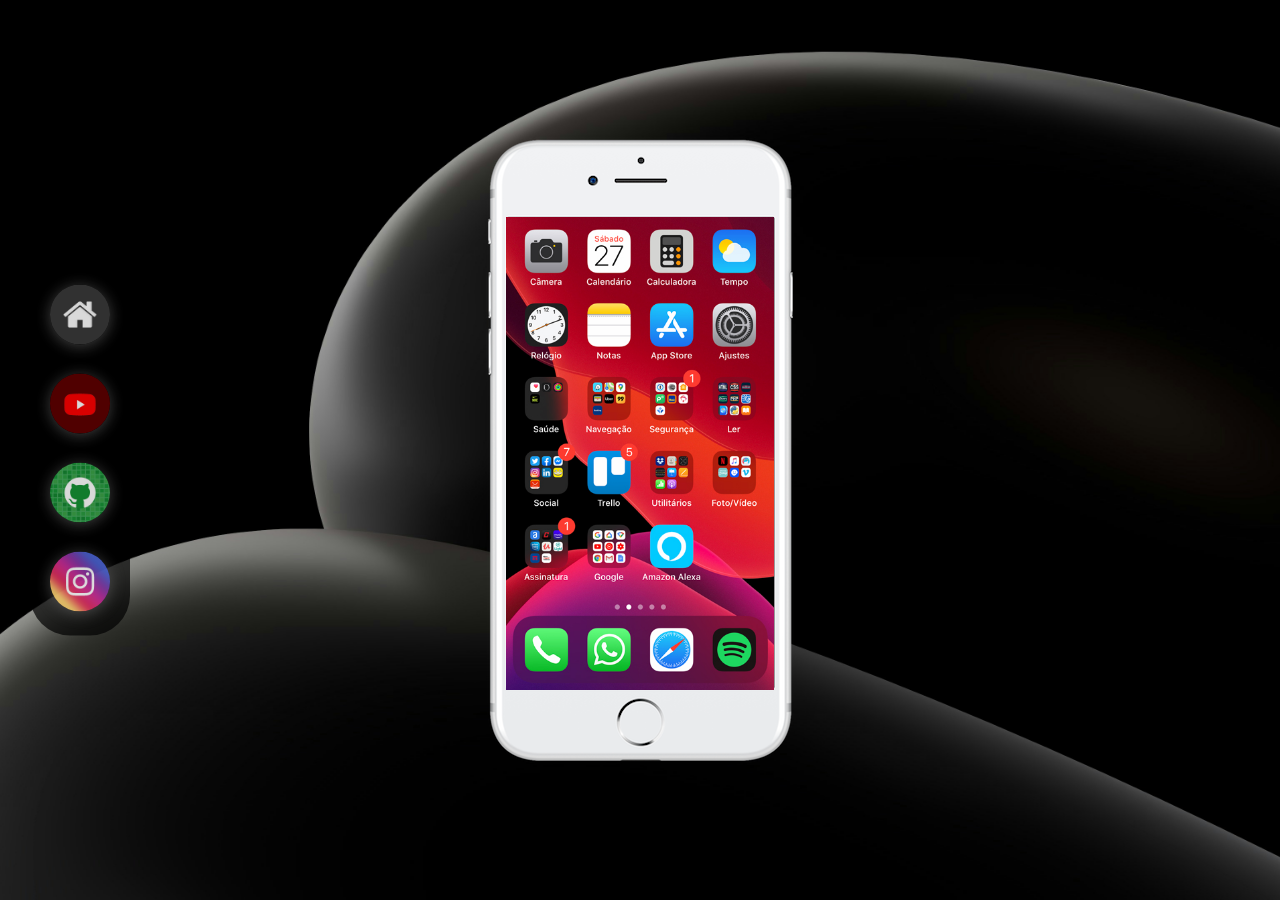
<file: index.html>
<!DOCTYPE html>
<html lang="pt-br">
<head>
    <meta charset="UTF-8">
    <meta name="viewport" content="width=device-width, initial-scale=1.0">
    <title>Projeto Redes Sociais</title>
    <link rel="stylesheet" href="style.css">
    <link rel="shortcut icon" href="favicon.ico" type="image/x-icon">
</head>
<body>
    <main>
        <section id="phone">
            <iframe src="home.html" frameborder="0" name="tela" id="tela"></iframe>
        </section>
        <section id="redes">
            <a href="home.html" target="tela"><img src="imagens/logo-home.jpg" alt="logo home"></a> 
            <a href="youtube.html" target="tela"> <img src="imagens/logo-youtube.jpg" alt="logo discord"></a> 
            <a href="github.html" target="tela"><img src="imagens/logo-github.jpg" alt="logo github"></a> 
            <a href="instagram.html" target="tela"><img src="imagens/logo-instagram.jpg" alt="logo instagram"></a>
    </main>
</body>
</html>

<!-- links

git https://github.com/Aqualline

-->
</file>
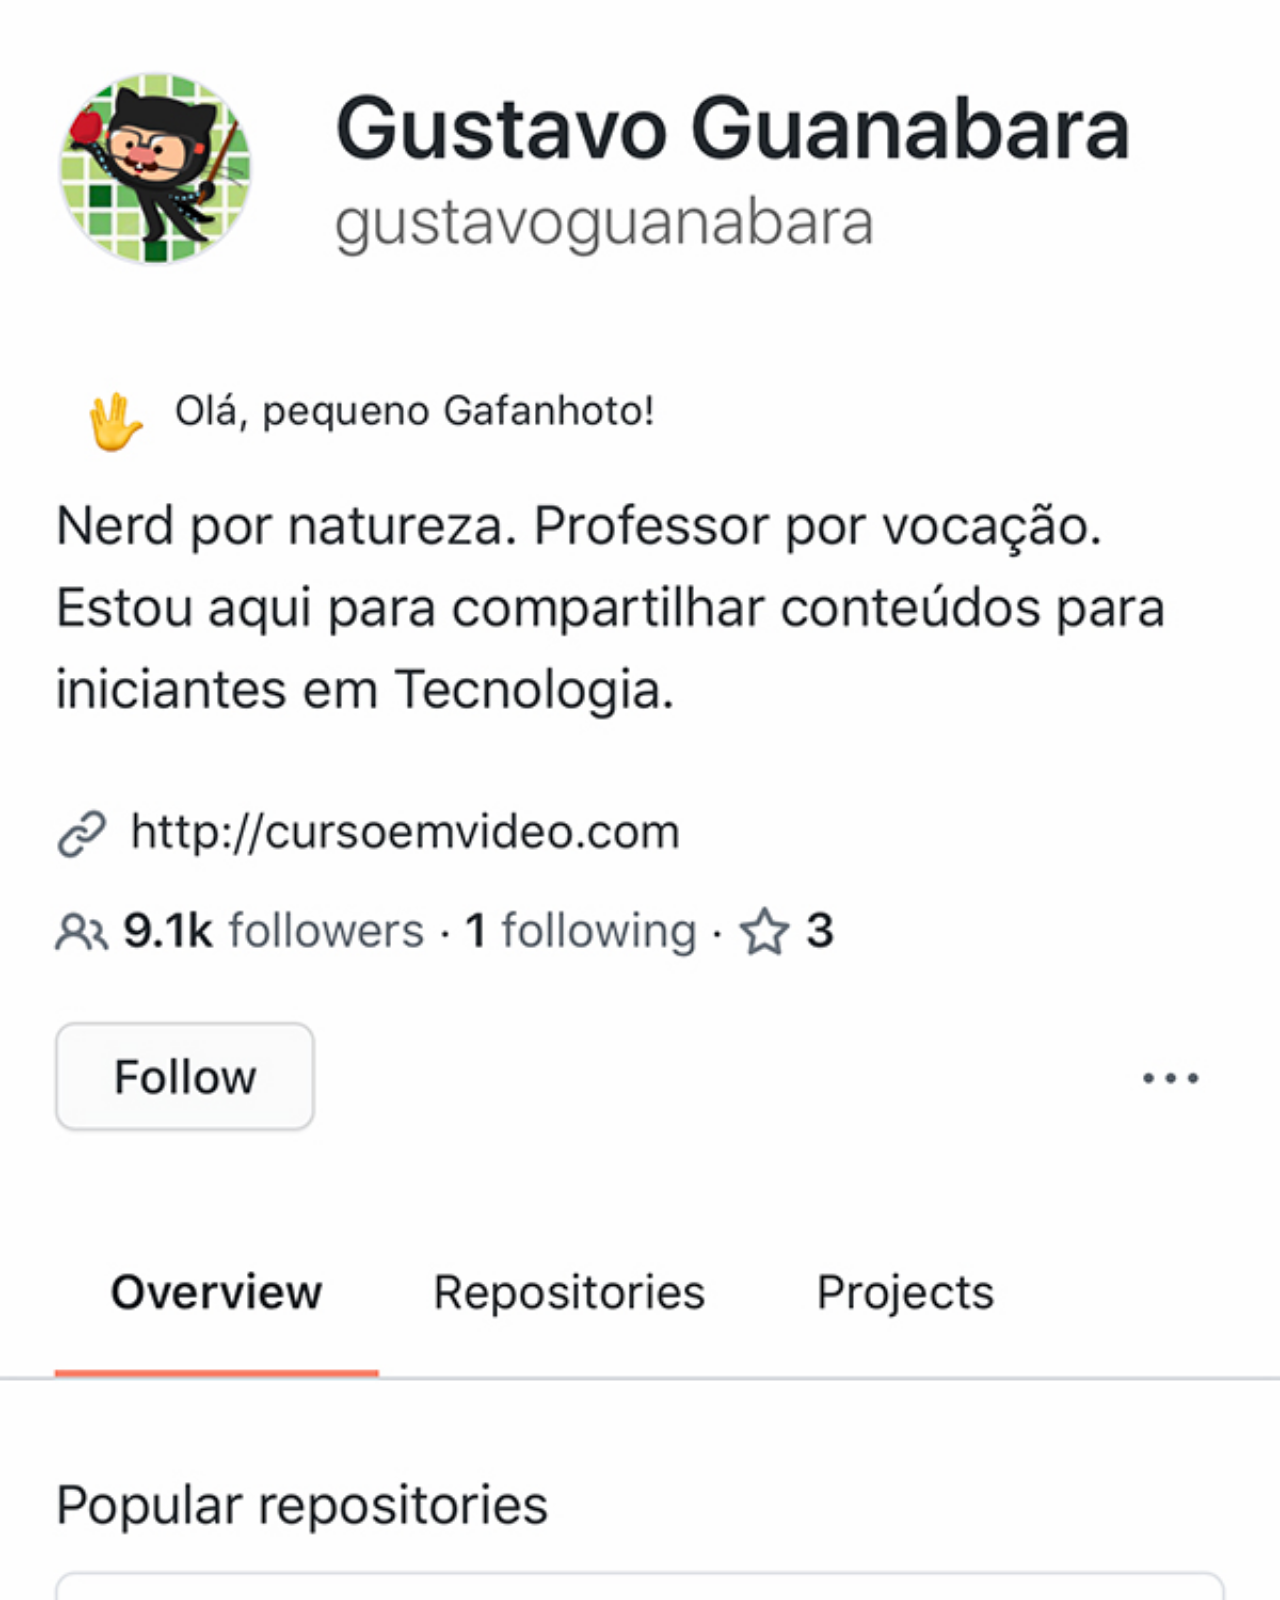
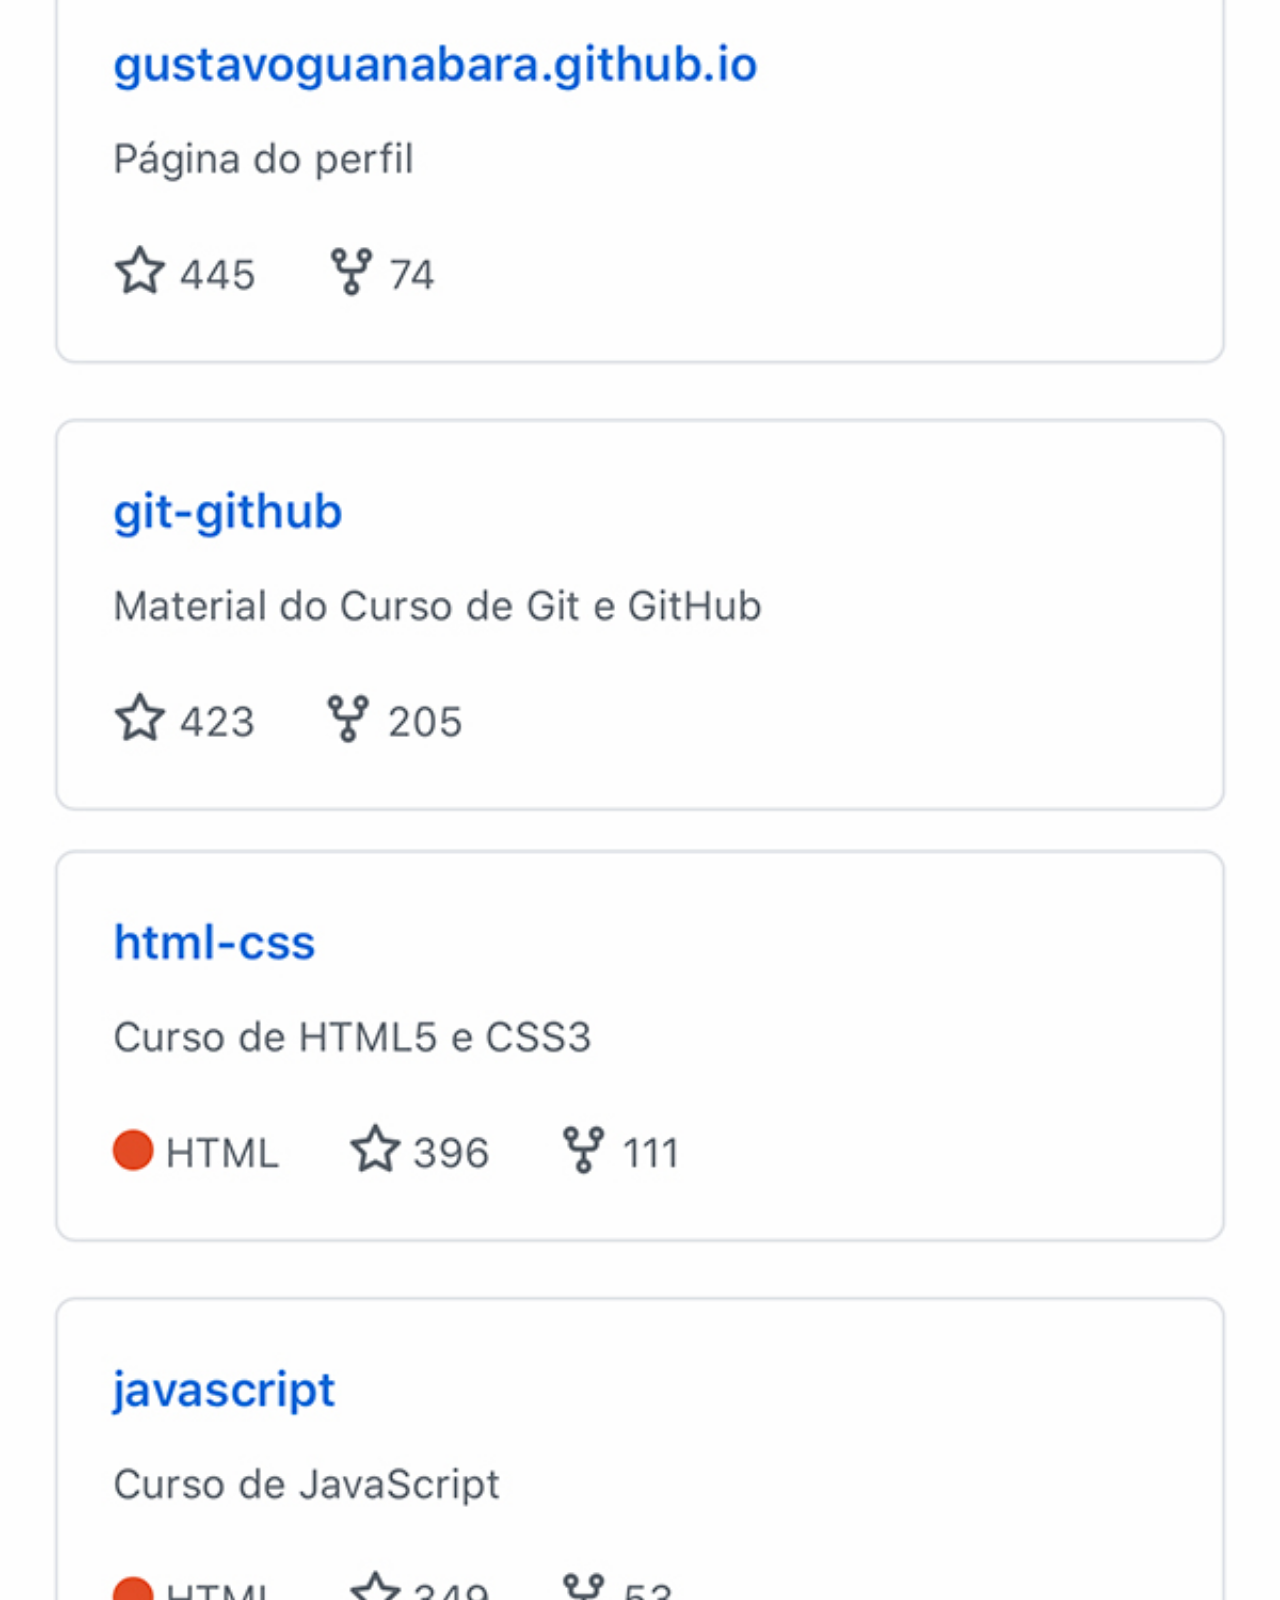
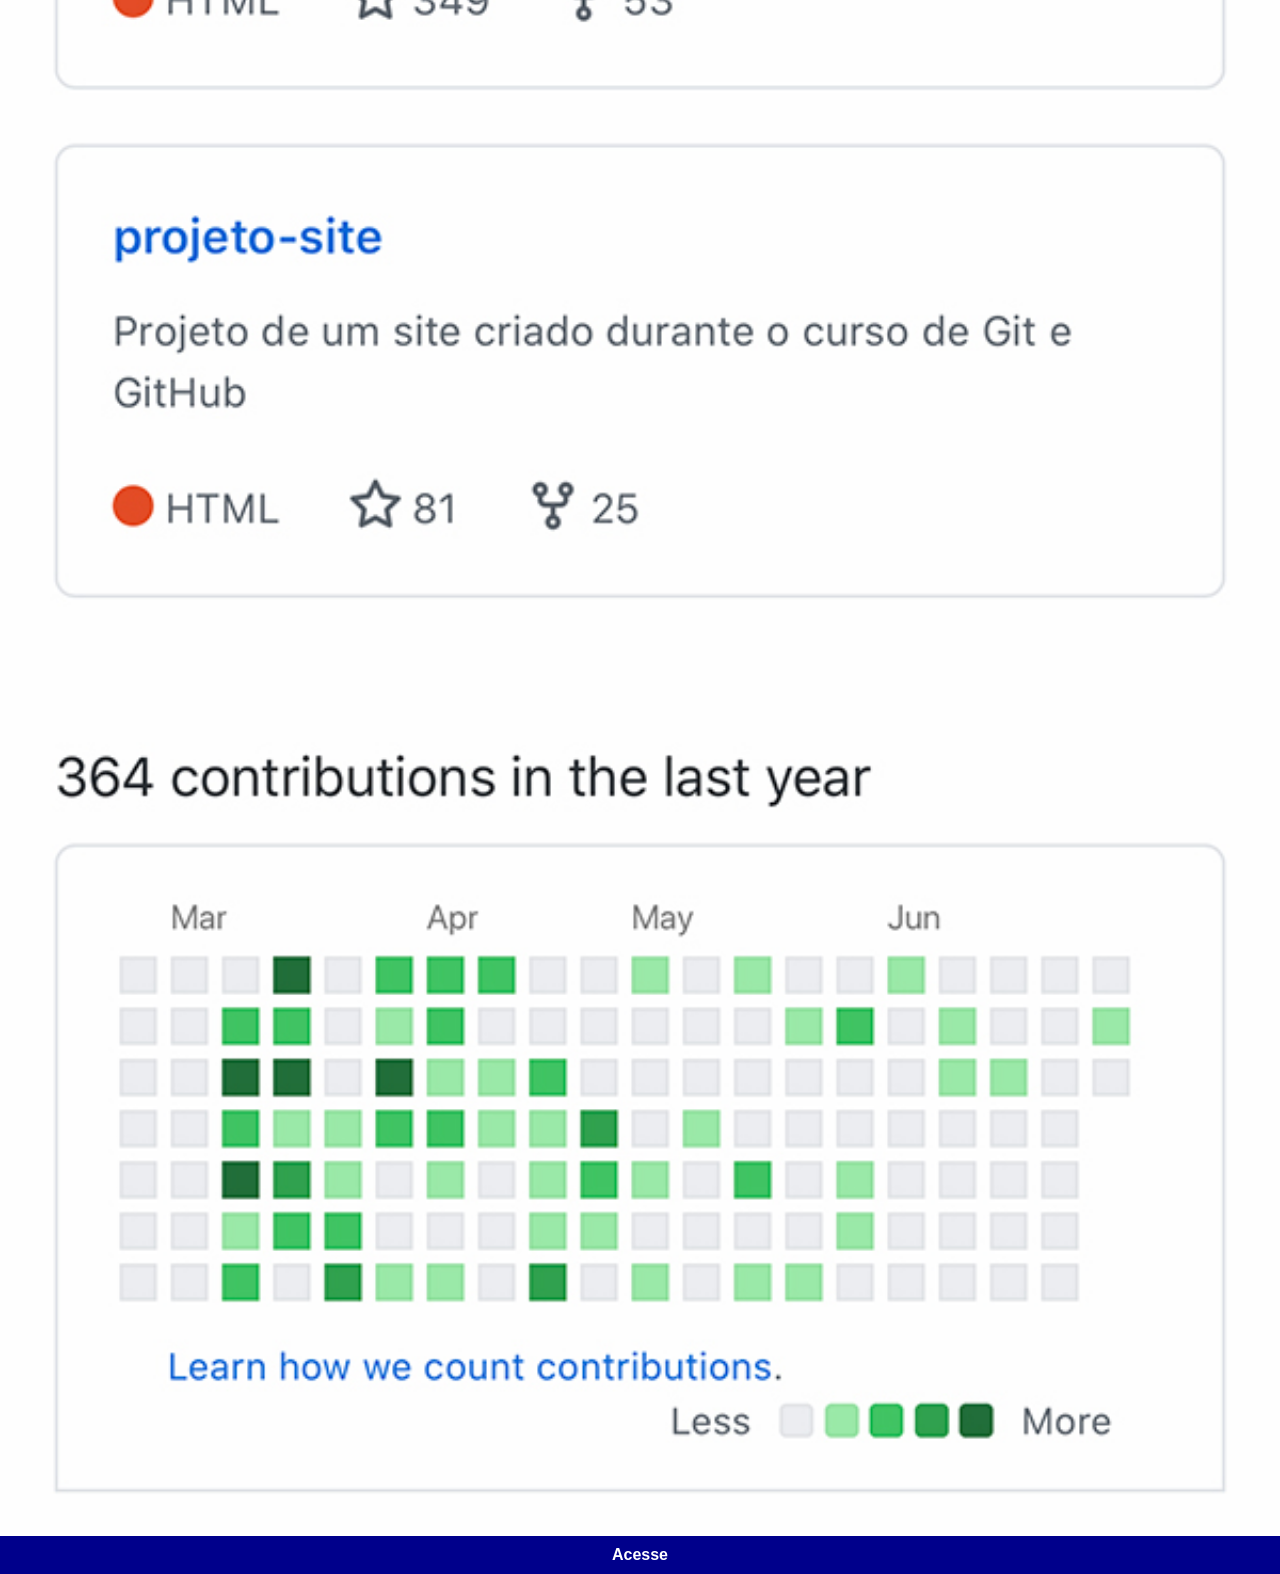
<file: github.html>
<!DOCTYPE html>
<html lang="pt-br">
<head>
    <meta charset="UTF-8">
    <meta name="viewport" content="width=device-width, initial-scale=1.0">
    <title>Github</title>
    <link rel="stylesheet" href="social.css">
</head>
<body>
    <img src="imagens/tela-github.jpg" alt="tela-github">
    <a href="https://github.com/gustavoguanabara/" target="_blank">Acesse</a>
</body>
</html>
</file>
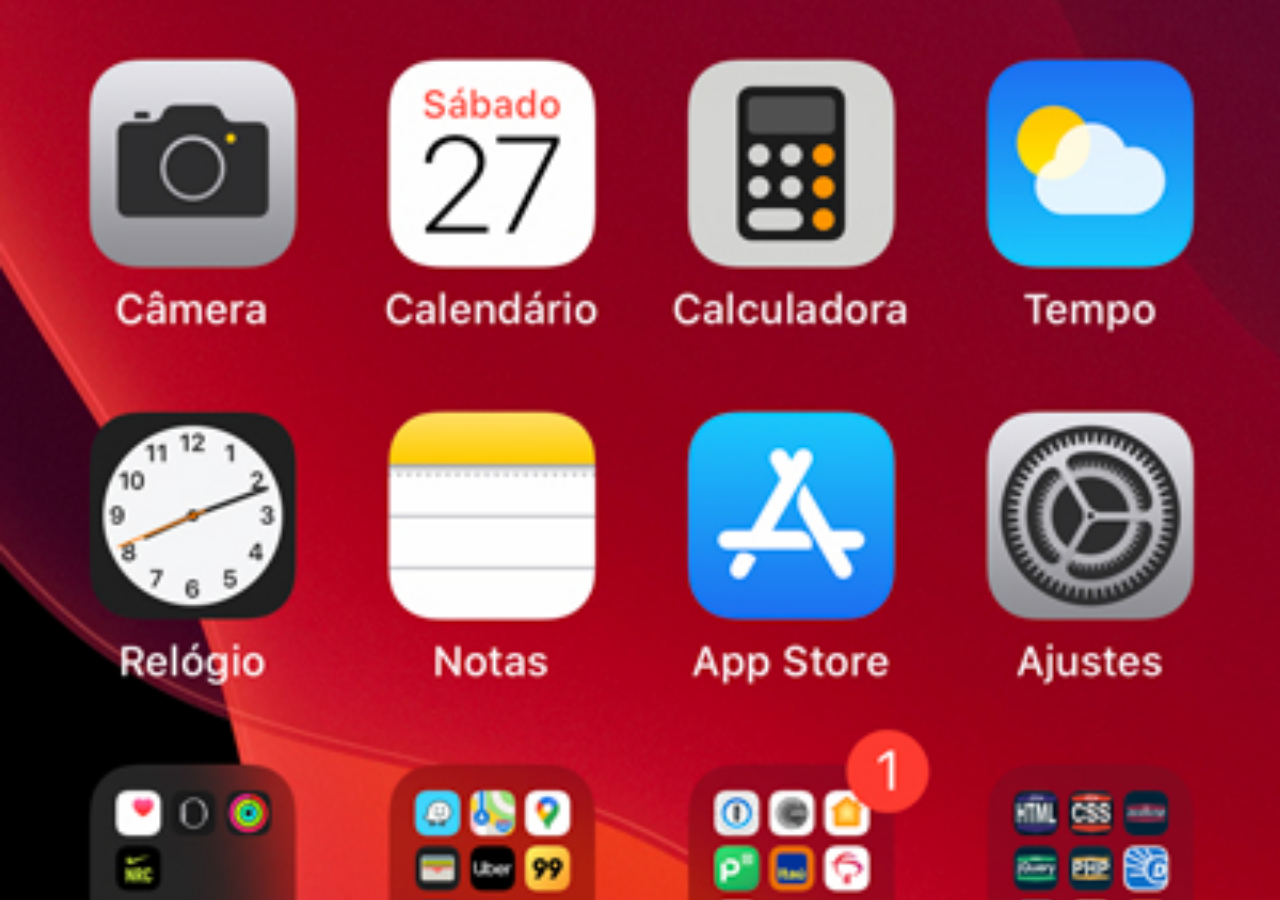
<file: home.html>
<!DOCTYPE html>
<html lang="pt-br">
<head>
    <meta charset="UTF-8">
    <meta name="viewport" content="width=device-width, initial-scale=1.0">
    <title>Home</title>
    <style>
        * {
            margin: 0;
            padding: 0;
        }

        body {
            width: 100vw;
            height: 100vh;
            background: #000 url(imagens/tela-home.jpg) no-repeat top center;
            background-size: cover;
        }
    </style>
</head>
<body>
    
</body>
</html>
</file>
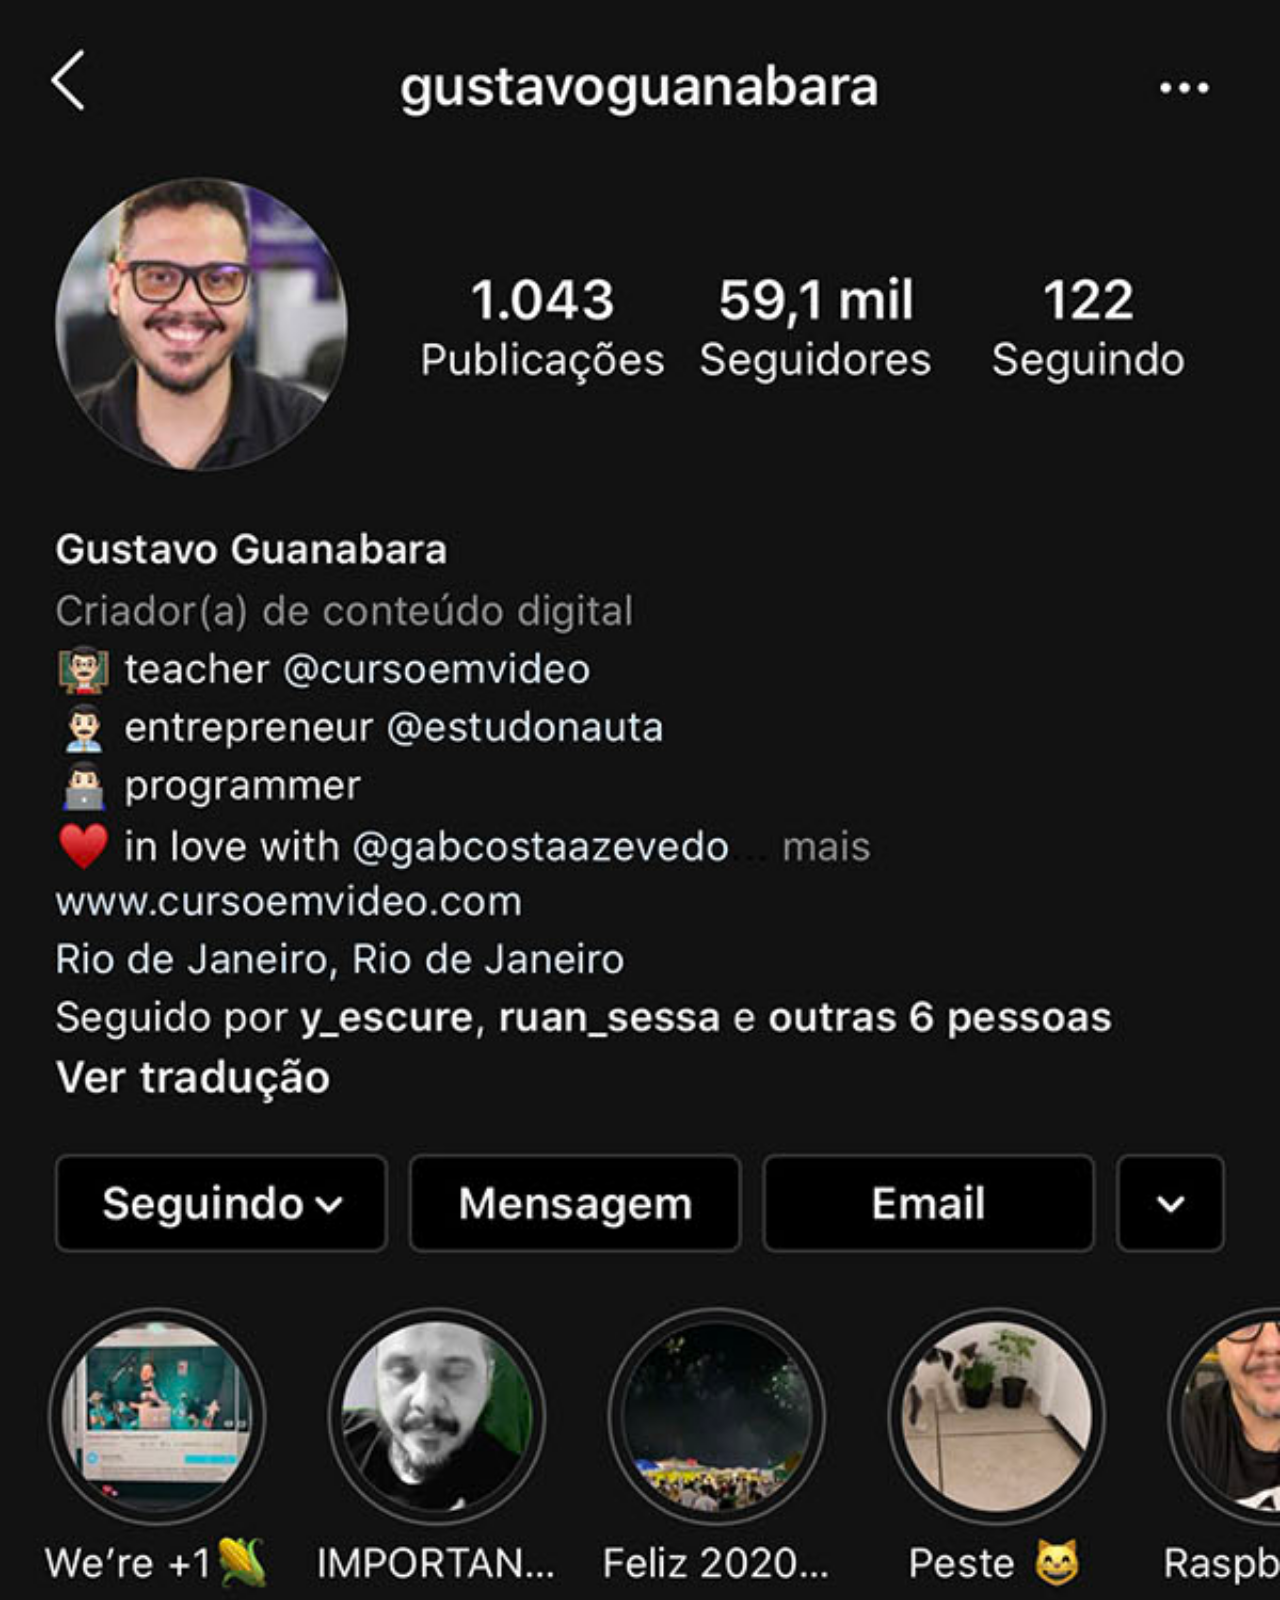
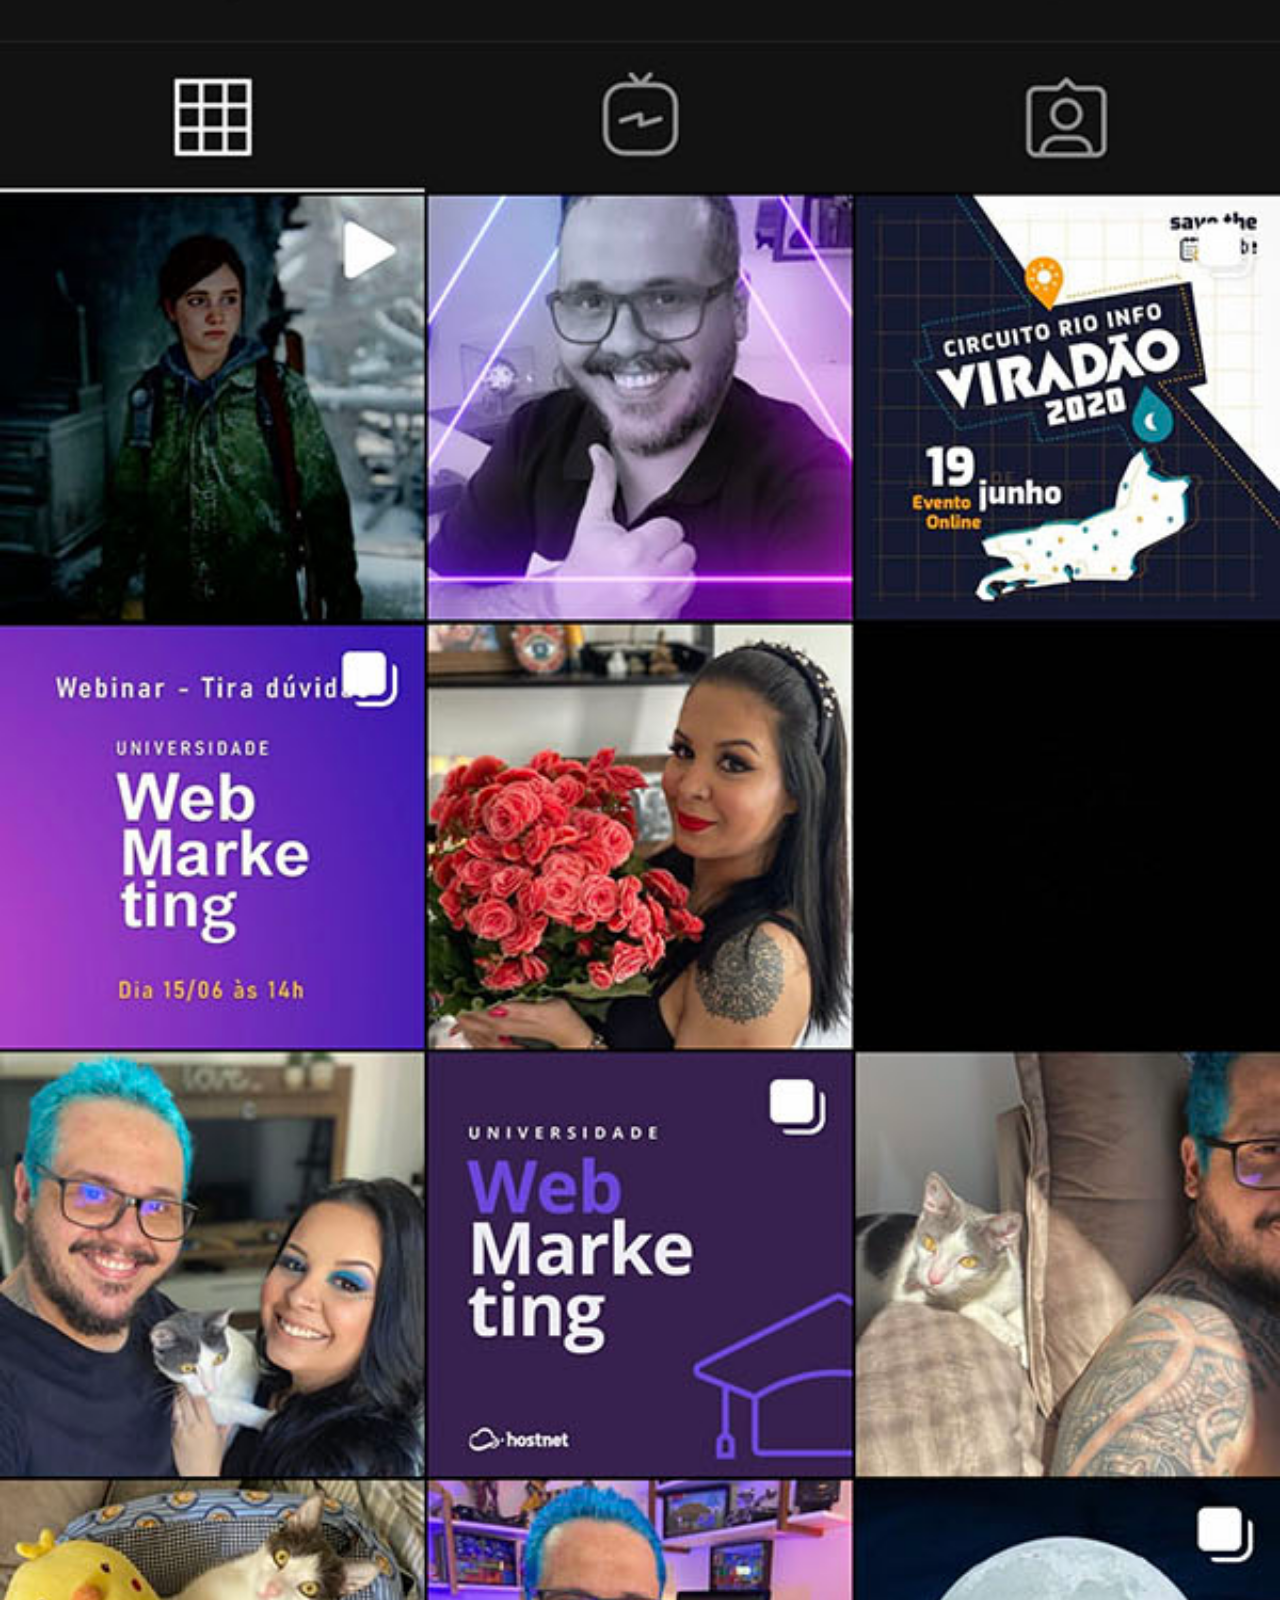
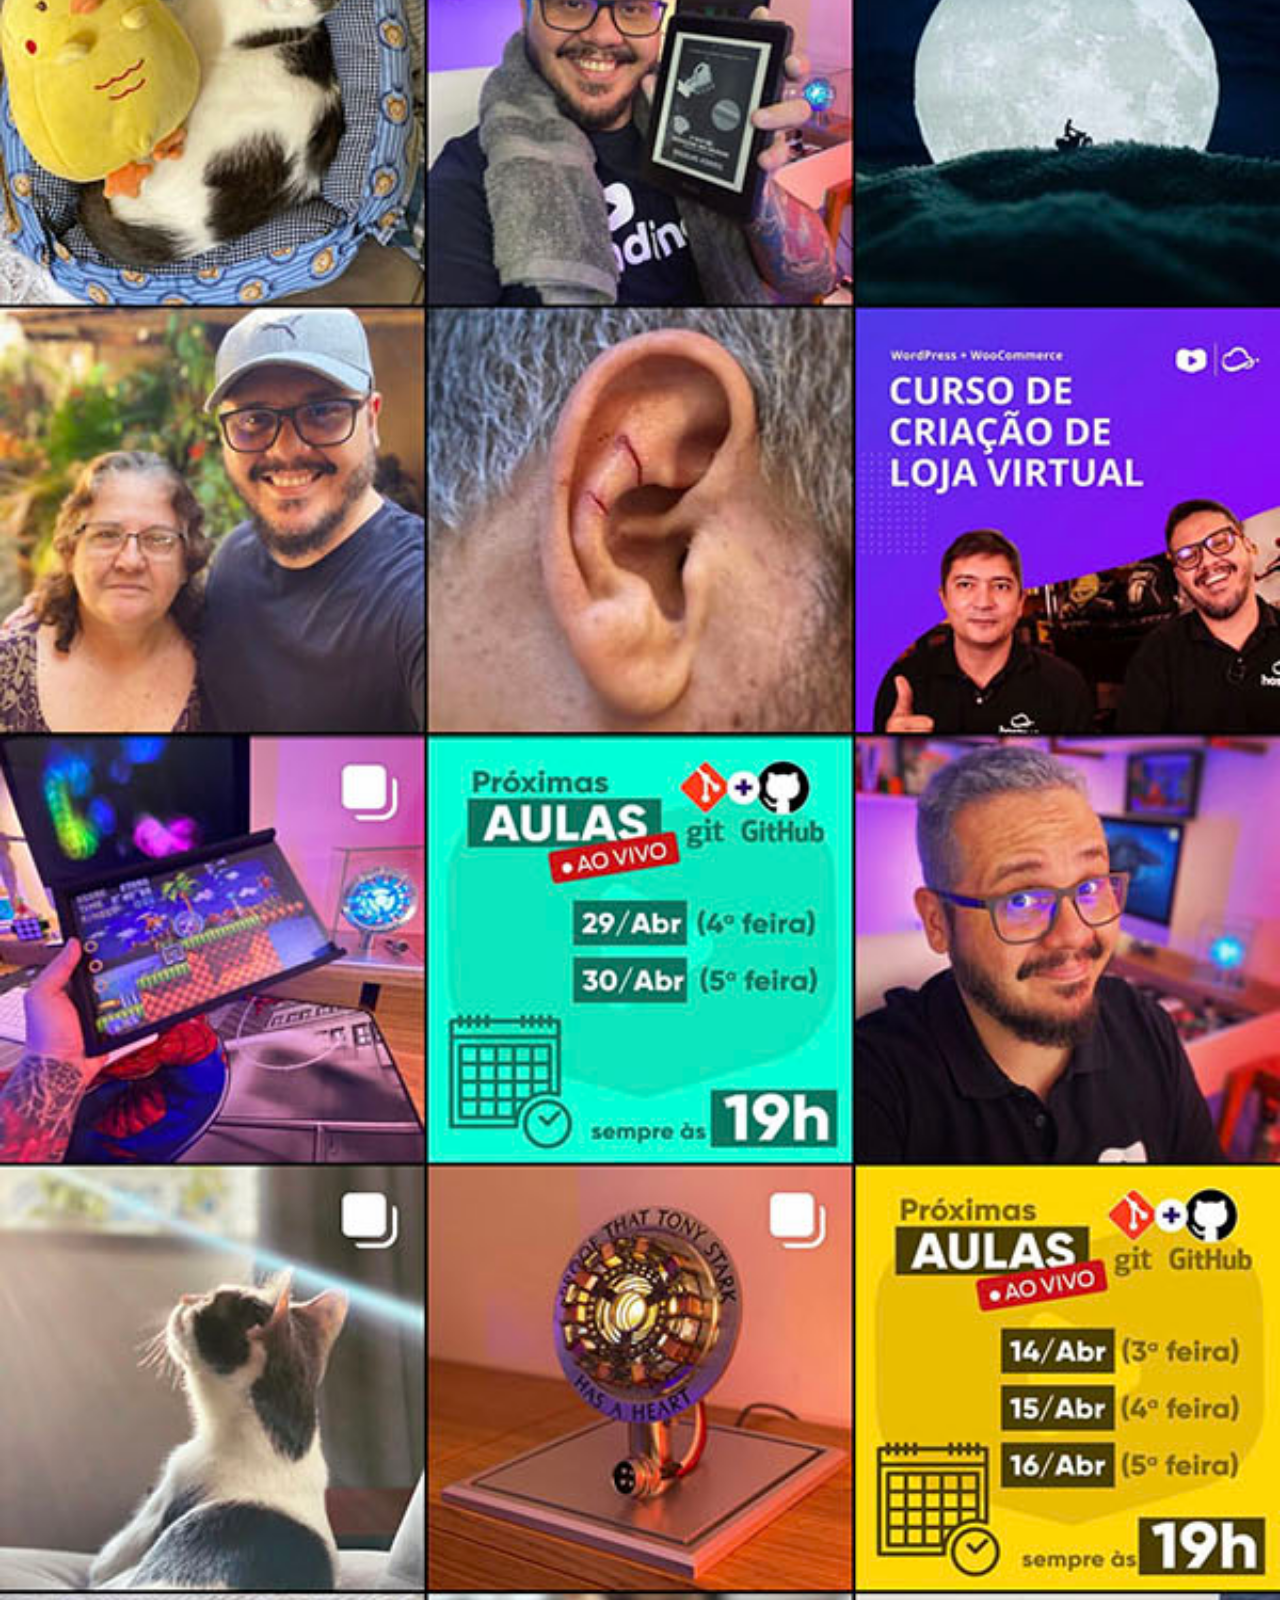
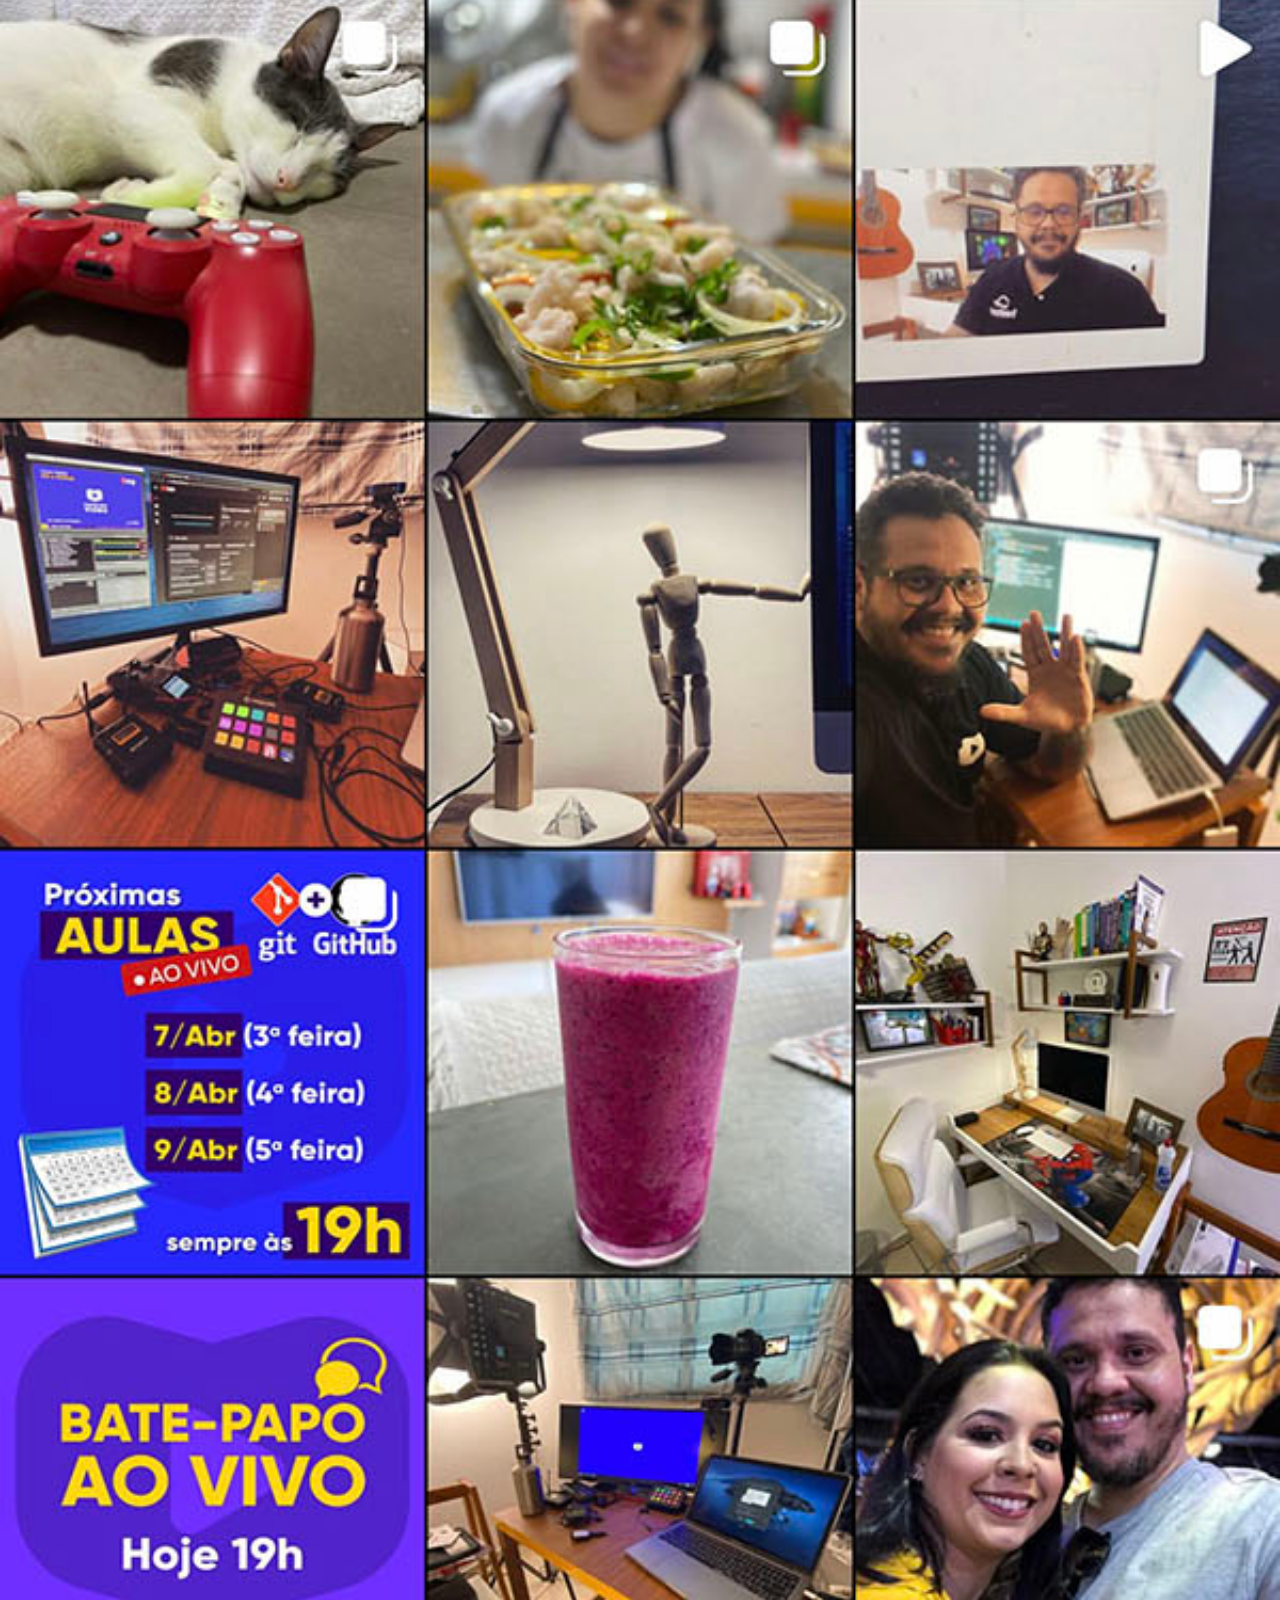
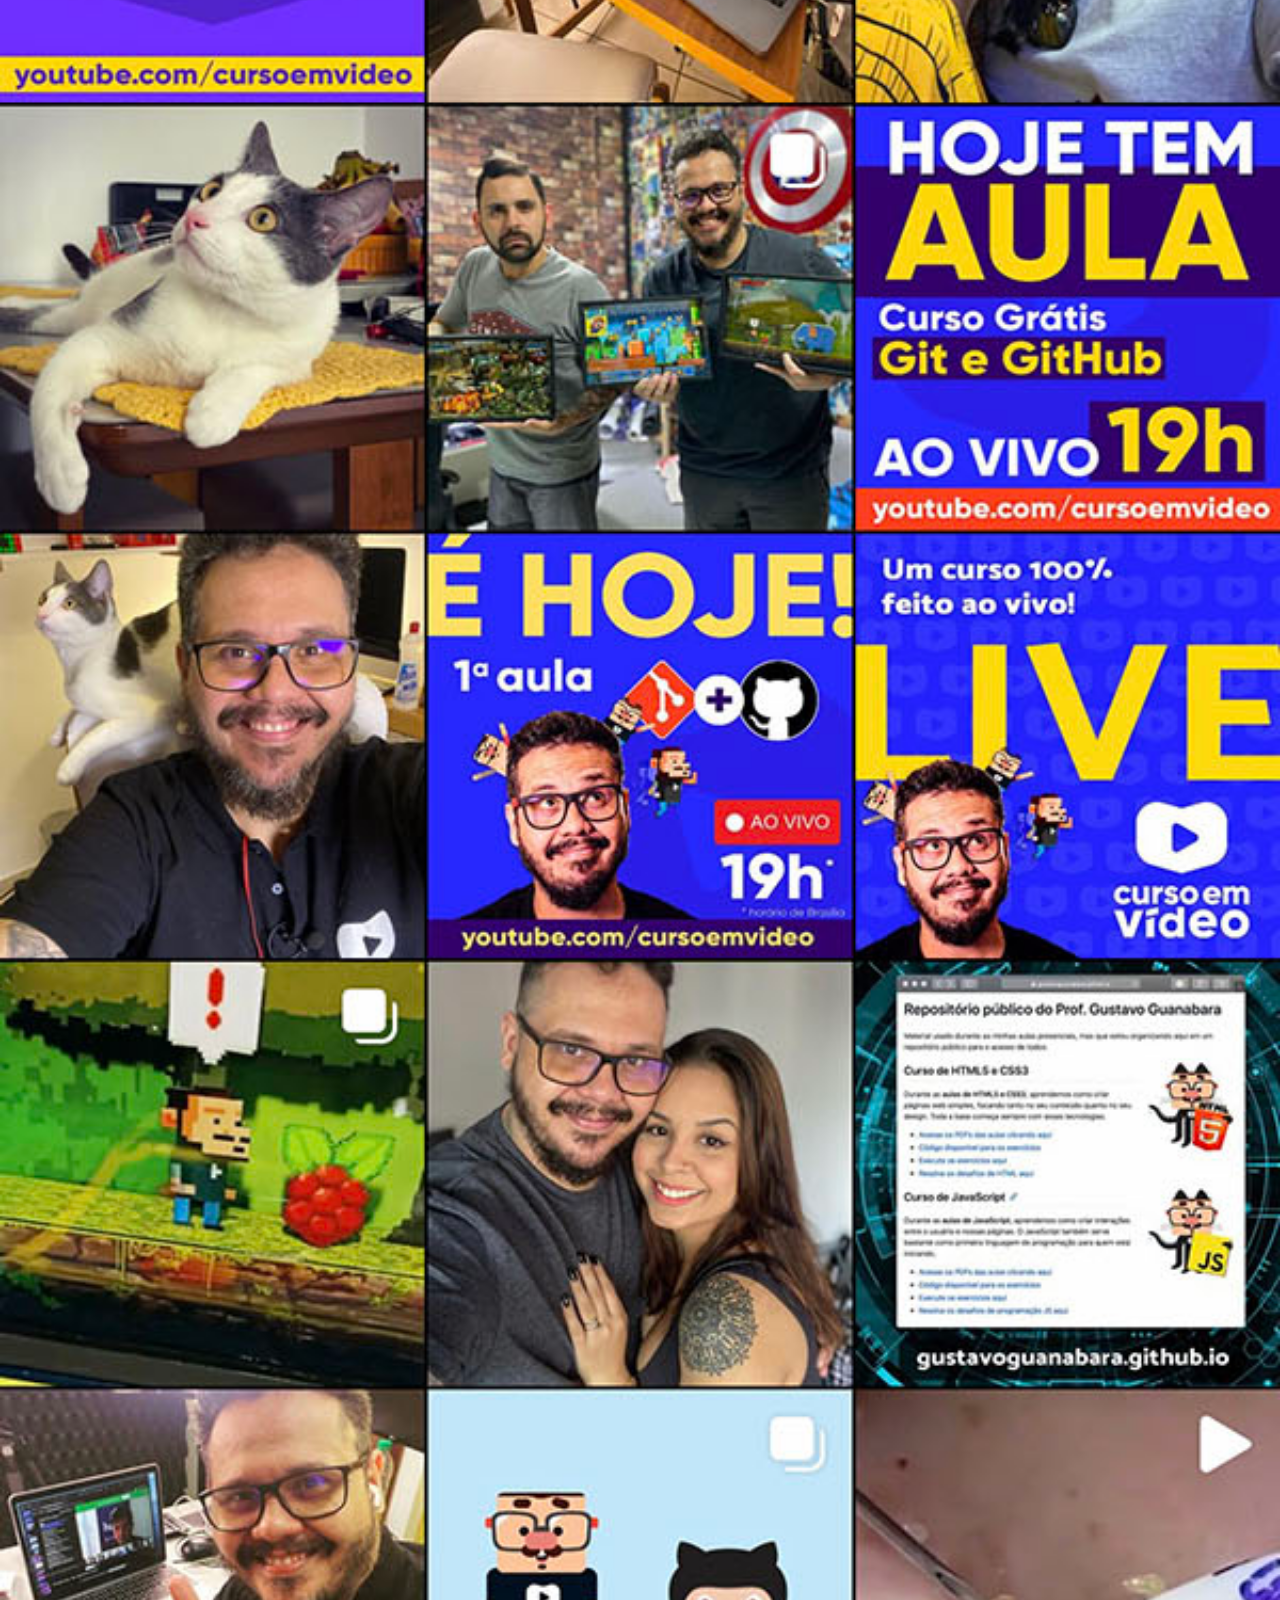
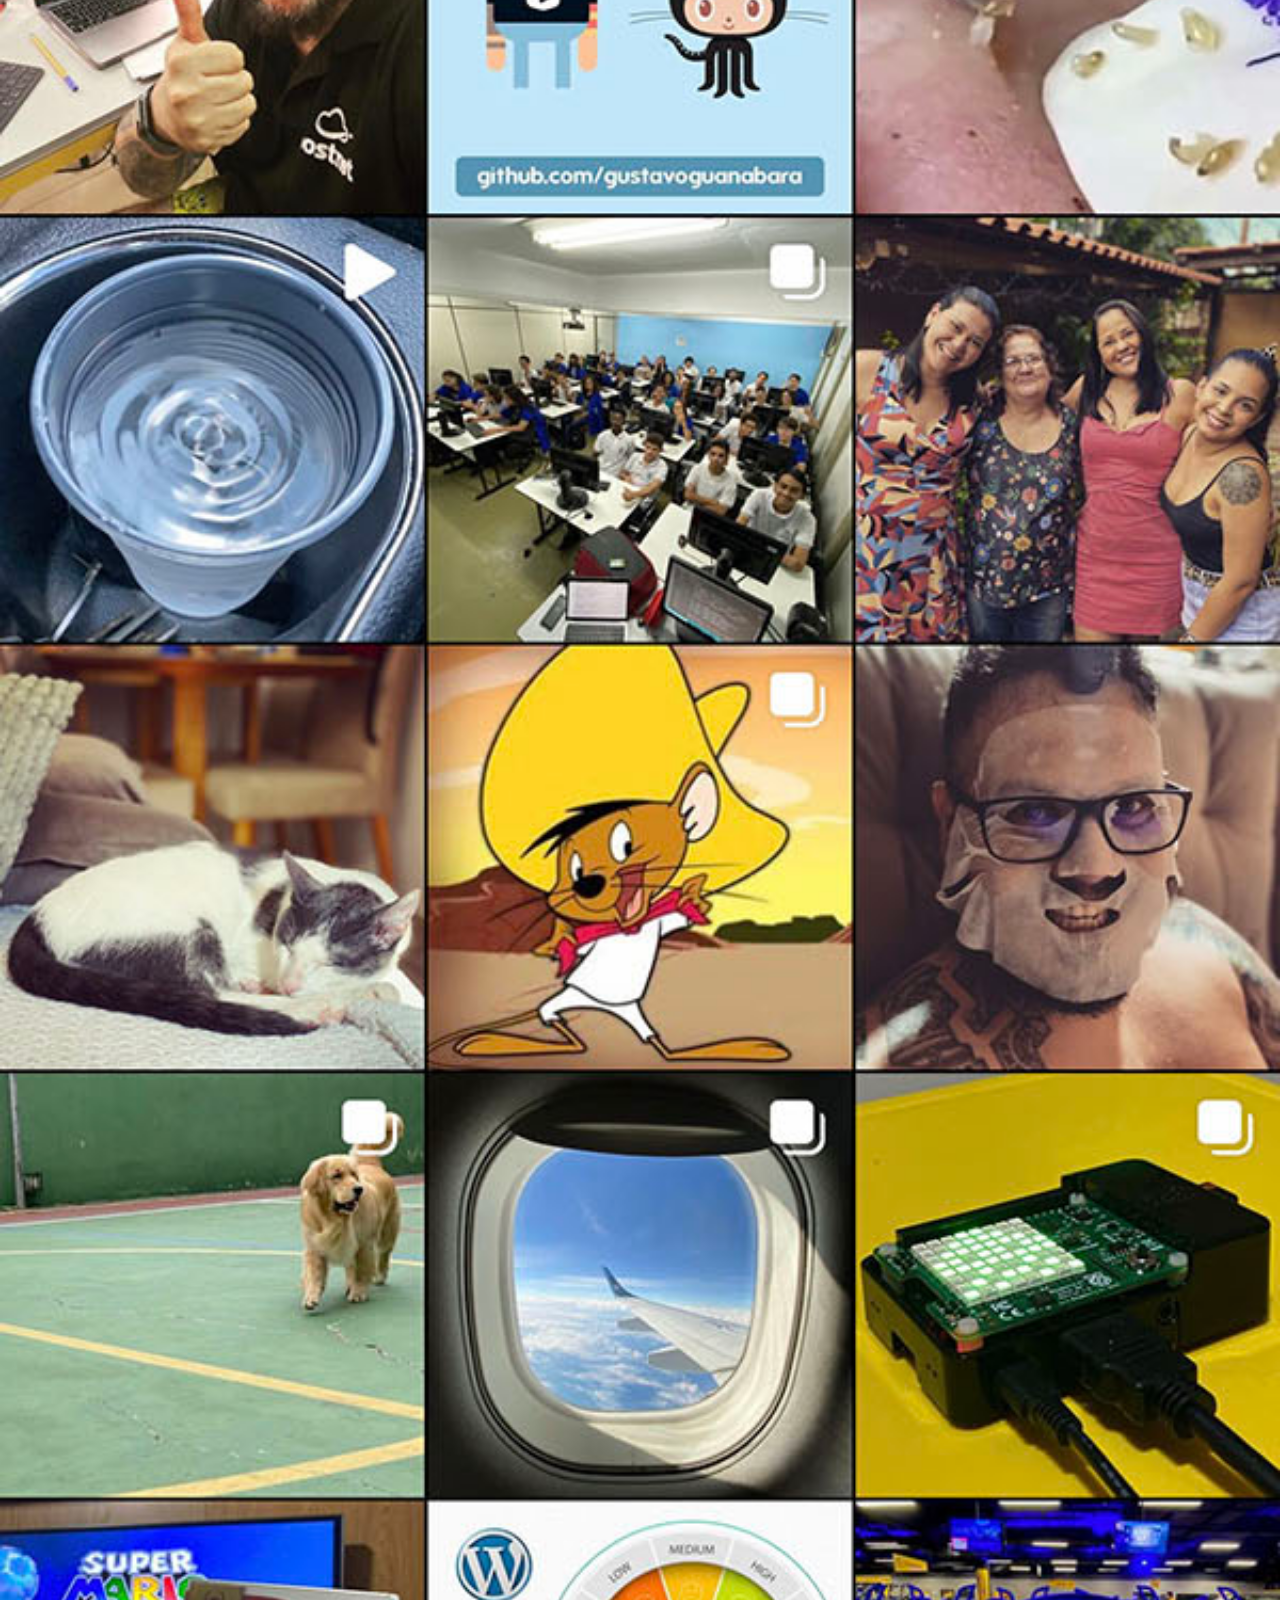
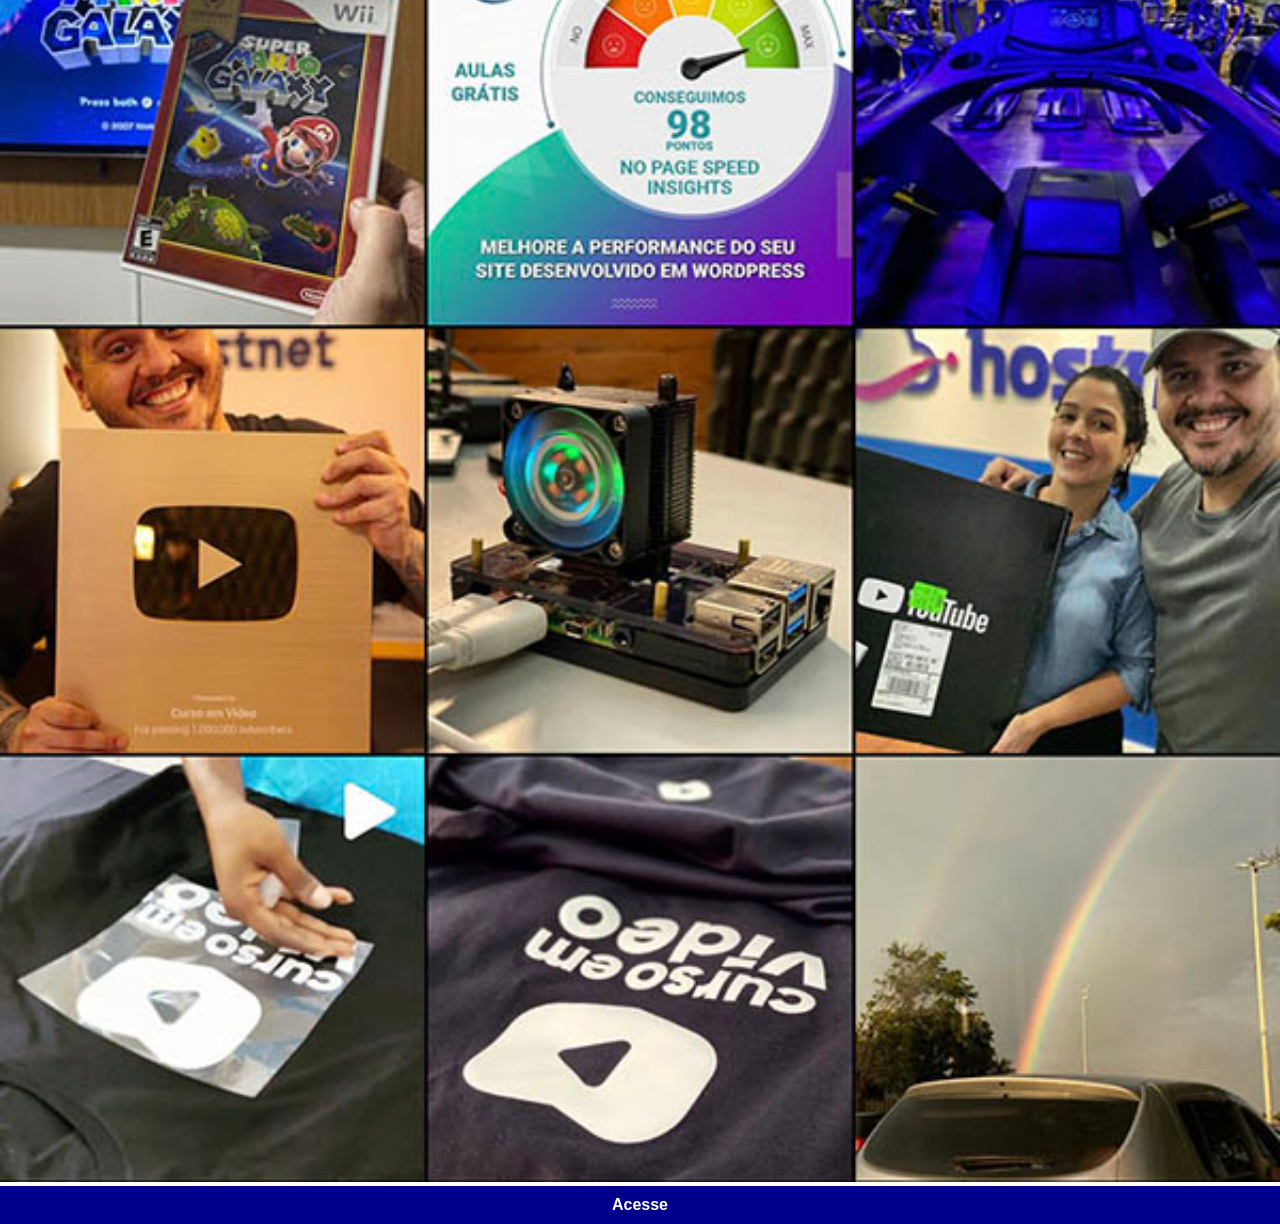
<file: instagram.html>
<!DOCTYPE html>
<html lang="pt-br">
<head>
    <meta charset="UTF-8">
    <meta name="viewport" content="width=device-width, initial-scale=1.0">
    <title>instagram</title>
    <link rel="stylesheet" href="social.css">
</head>
<body>
    <img src="imagens/tela-instagram.jpg" alt="tela-instagram">
    <a href="https://www.instagram.com/gustavoguanabara/" target="_blank">Acesse</a>
</body>
</html>
</file>
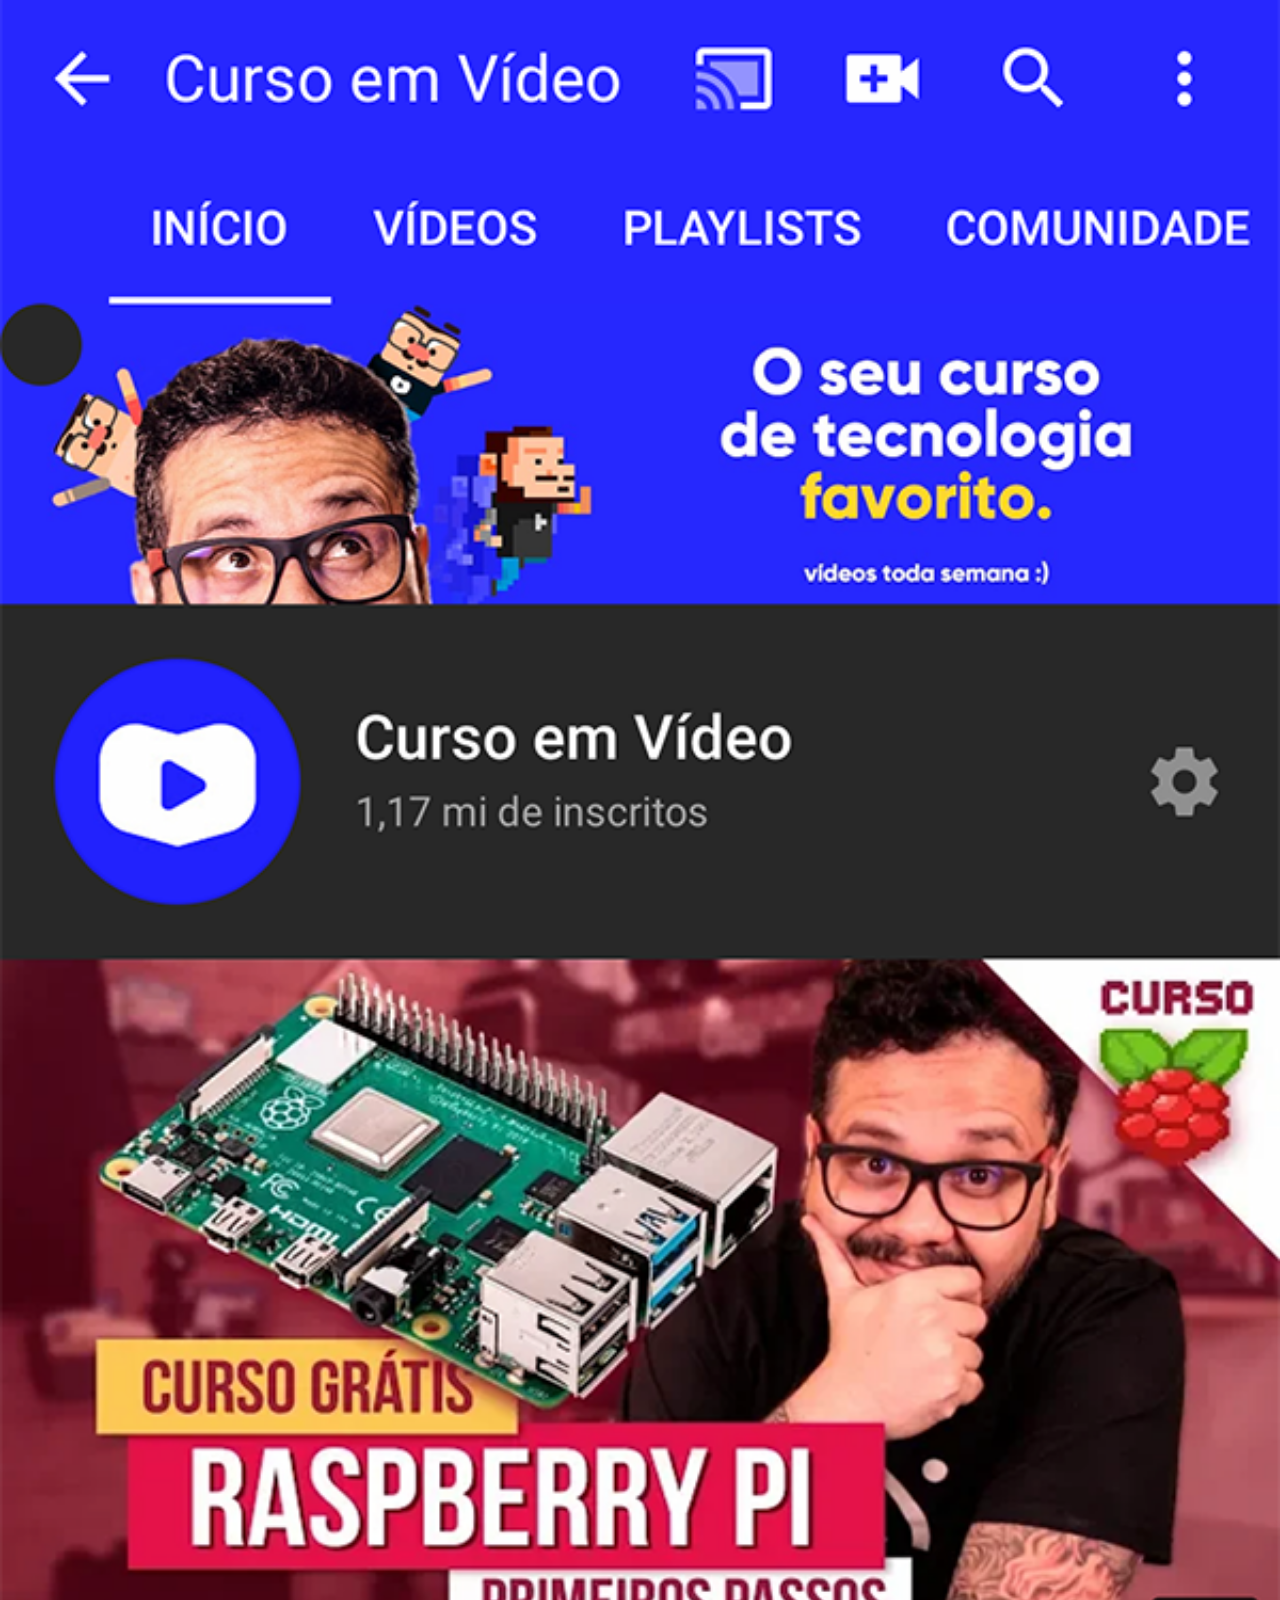
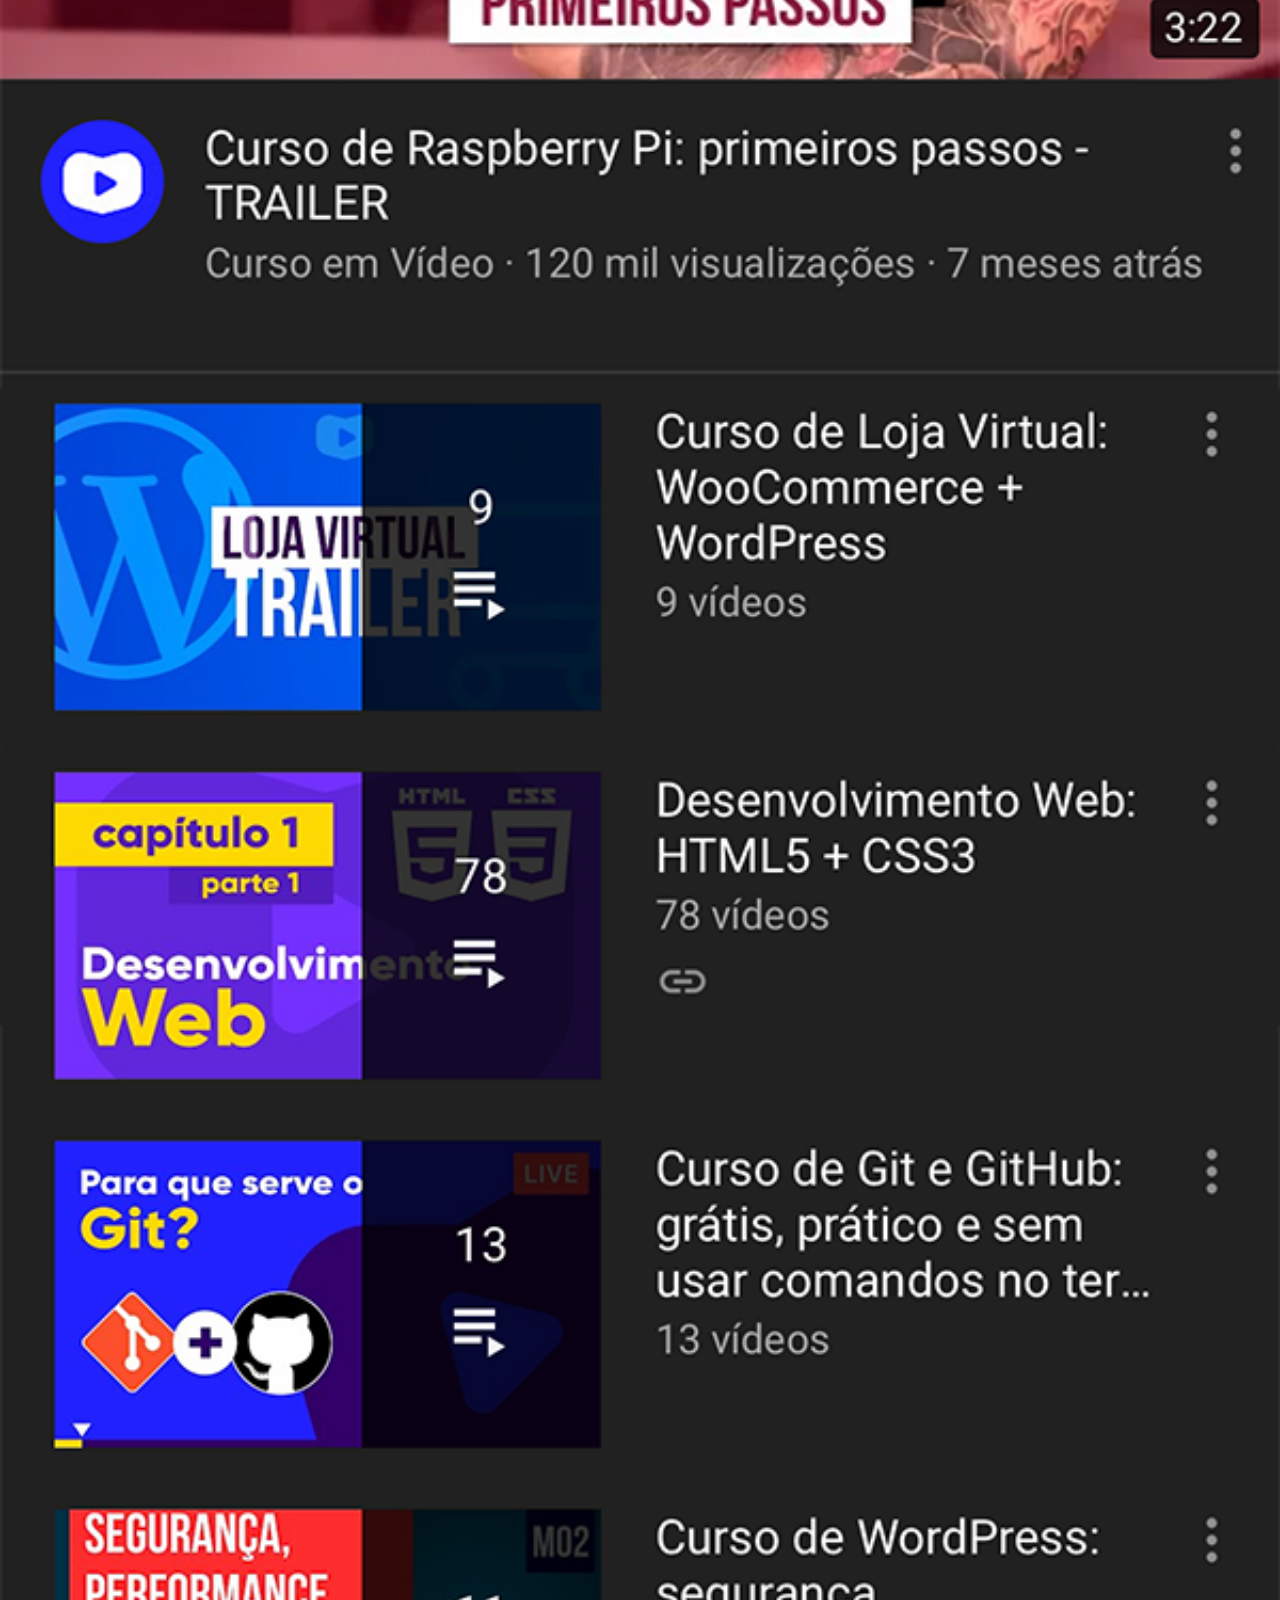
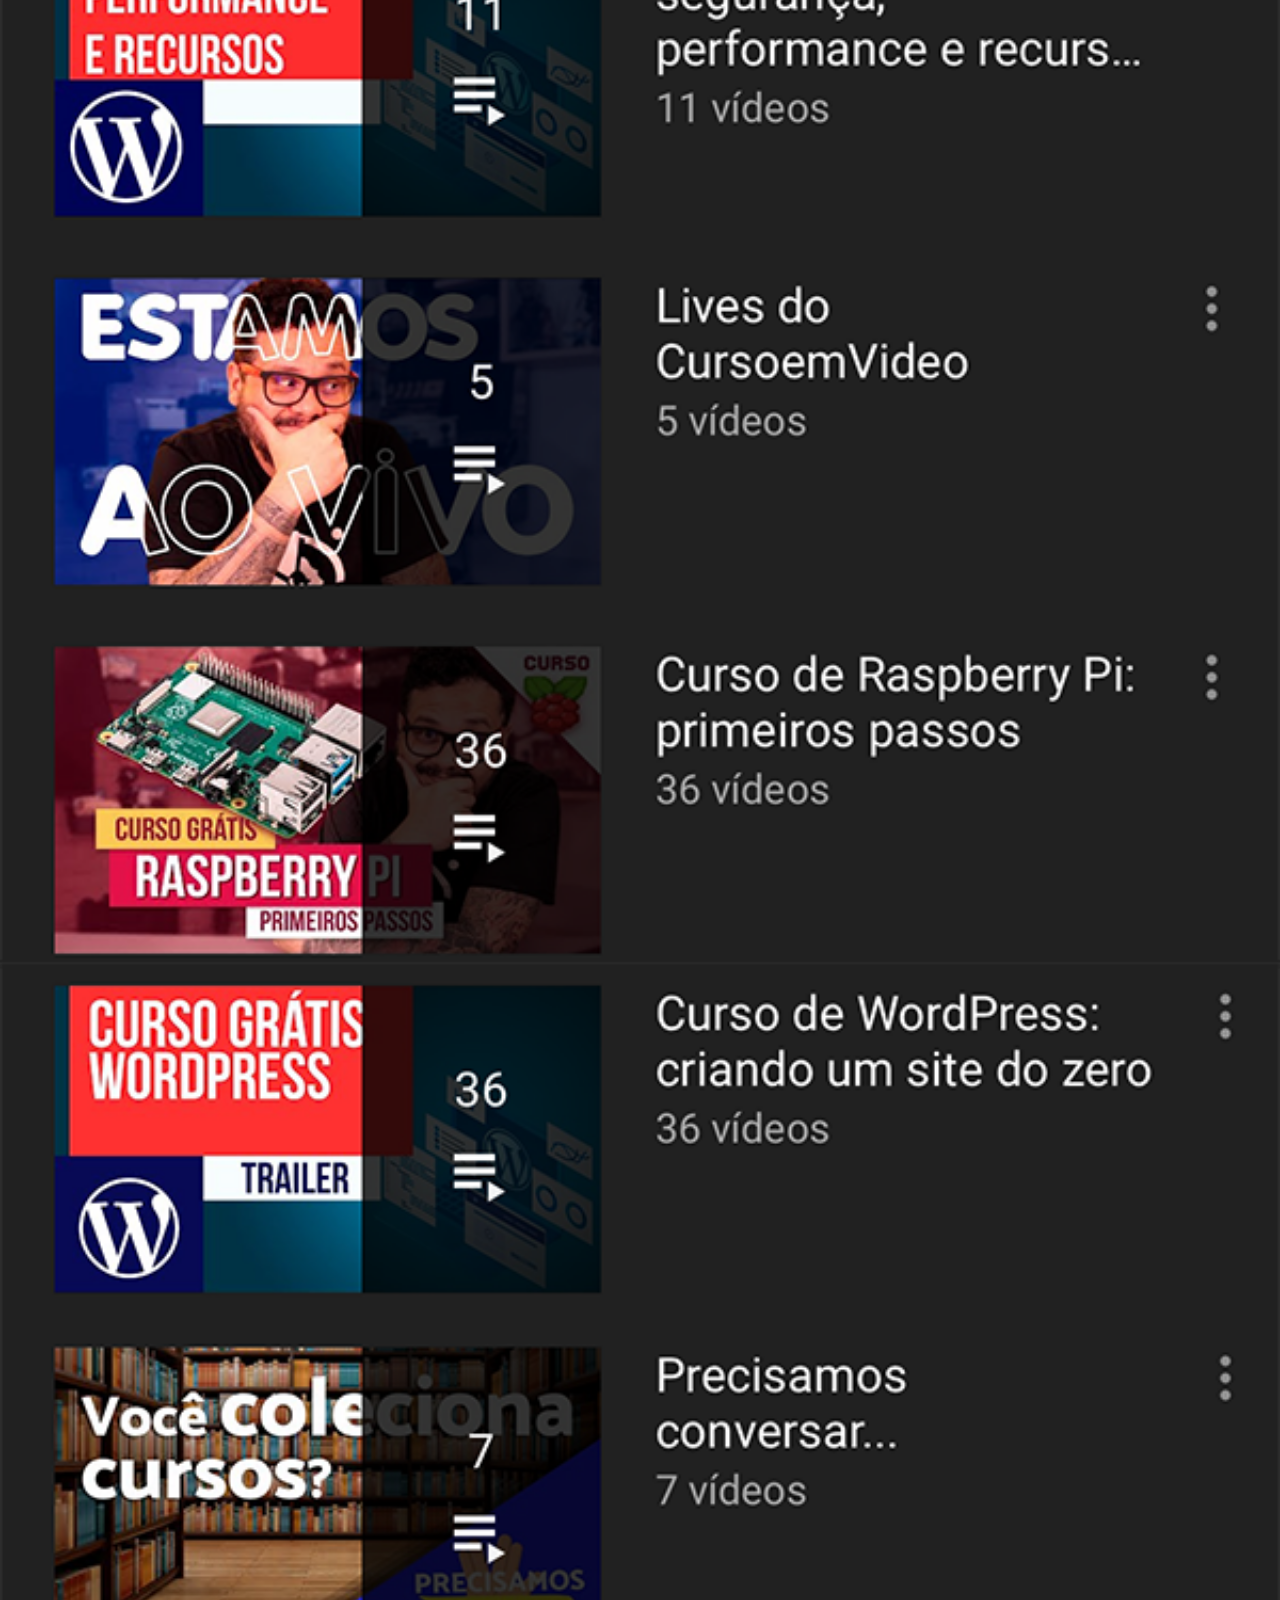
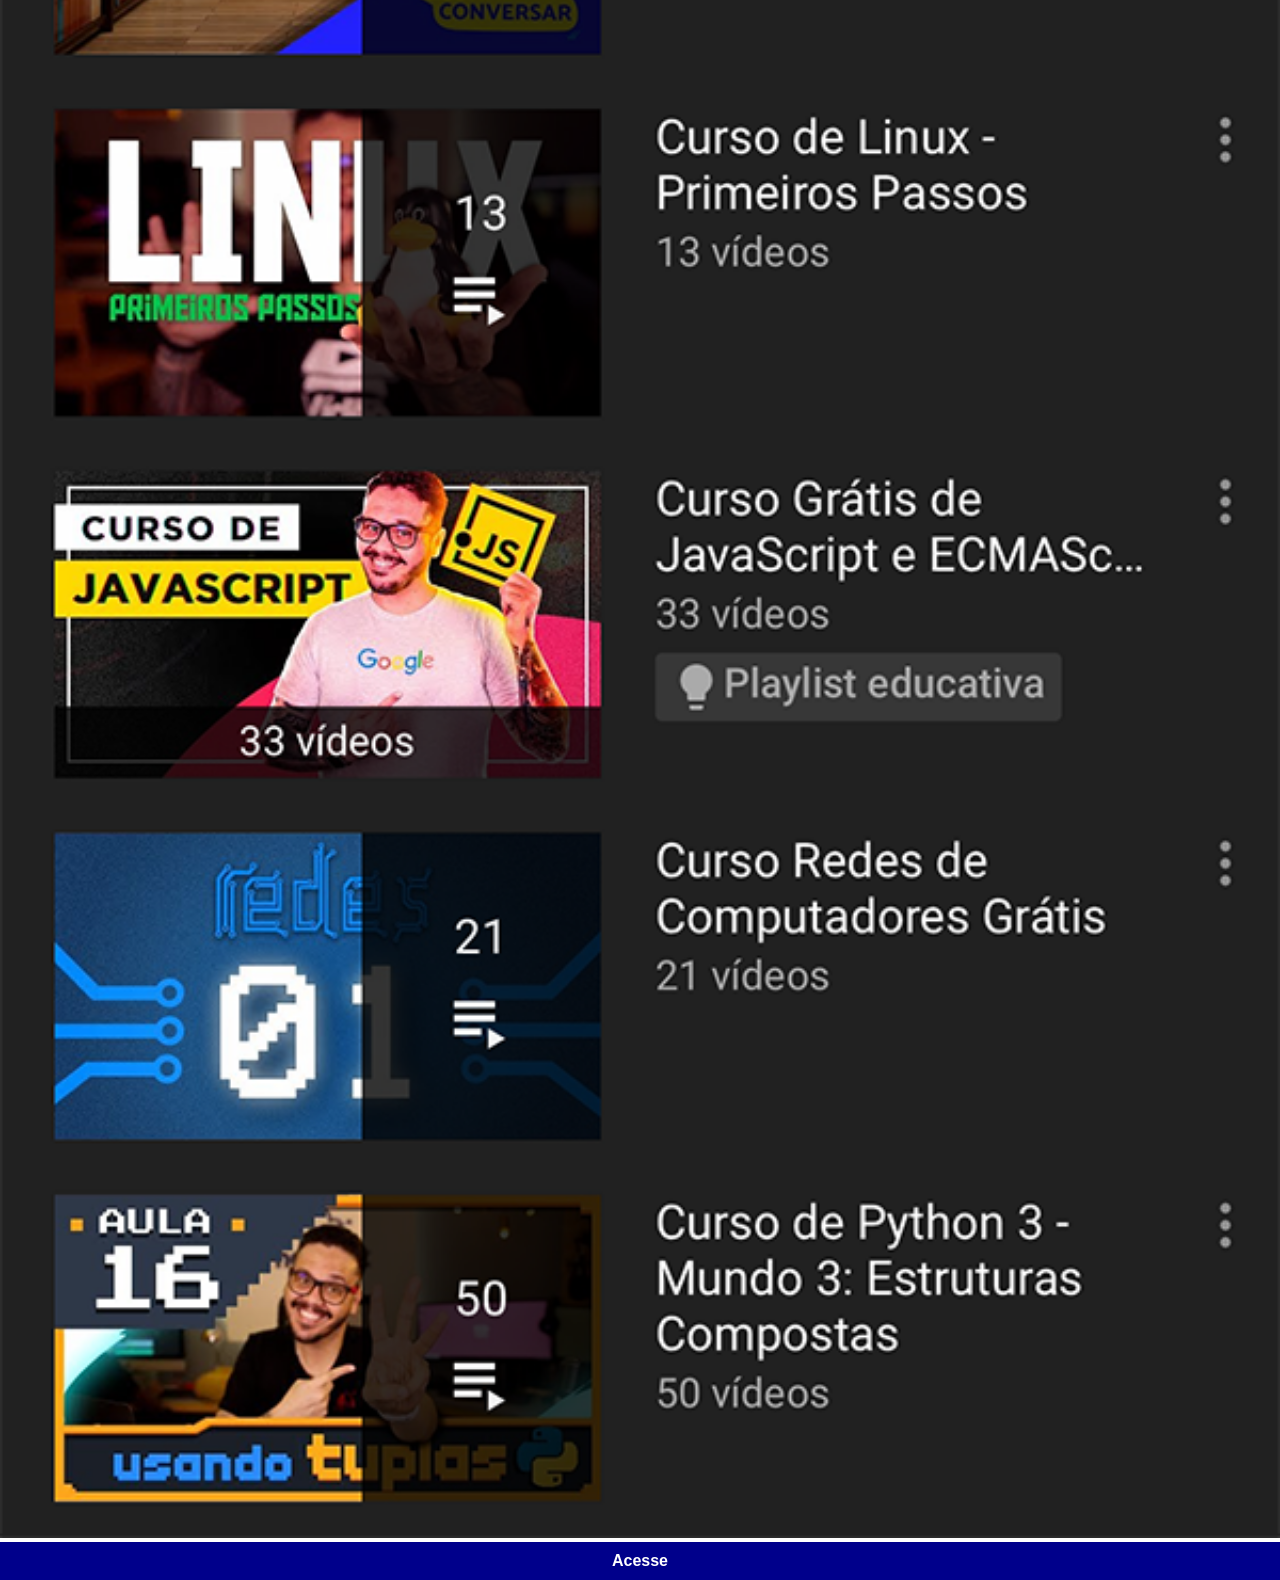
<file: youtube.html>
<!DOCTYPE html>
<html lang="pt-br>
<head>
    <meta charset="UTF-8">
    <meta name="viewport" content="width=device-width, initial-scale=1.0">
    <link rel="stylesheet" href="social.css">
    <title>youtube</title>
</head>
<body>
    <img src="imagens/tela-youtube.png" alt="tela-youtube">
    <a href="https://www.youtube.com/@cursoemvideo/playlists" target="_blank">Acesse</a>
</body>
</html>
</file>
<file: style.css>
@charset "UTF-8";

* {
    margin: 0;
    padding: 0;
}

html, body {
    font-family: Arial, "Helvetica Neue", Helvetica, sans-serif;

    height: 100vh;
    width: 100vw;
    background: #000;
}

body {
    background: url(imagens/andrew-kliatskyi-PKCcowPZpDc-unsplash.jpg) no-repeat center center;
    background-size: cover;
    background-attachment: fixed;
}

main {
    display: flex;
    justify-content: center;
    align-items: center;
    height: 100vh;
    position: relative;
}

#phone {
    height: 627px;
    width: 311px;
    background: url(imagens/frame-iphone.png) no-repeat;
}

#tela {
    position: relative;
    top: 80px;
    left: 21px;
    height: 473px;
    width: 268px;
}

#redes img {
    width: 60px;
    margin: 0px;
    border-radius: 50%;
    box-shadow: 0px 2px 15px rgba(99, 99, 99, 0.774);
    transition-duration: .3s;
    opacity: 85%;
    box-sizing: border-box;
    z-index: 10;
}

#redes img:hover {
    opacity: 100%;
    border: 2px solid rgba(255, 255, 255, 0.507);
    transform: scale(1.1);
    box-shadow: 5px 5px 10px solid rgba(0, 0, 0, 0.61);
    transition-timing-function: .3s ease-in-out;
}

#redes {
    position: absolute;
    left: 30px;
    top: 50%;
    transform: translateY(-50%);
    display: flex;
    flex-direction: column;
    gap: 25px;
    align-items: flex-start;

    background-color: #000000b2;
    box-shadow: 0px 2px 20px solid black;
    padding: 20px;
    border-radius: 40px;
}
</file>
<file: social.css>
@charset "UTF-8";

* {
    margin: 0;
    padding: 0;
    font-family: Arial, "Helvetica Neue", Helvetica, sans-serif;
}

::-webkit-scrollbar {
    width: 0px;
    height: px;
}

img {
    width: 100vw;
}

a {
    display: block;
    background-color: darkblue;
    color: white;
    font-weight: bolder;
    text-align: center;
    text-decoration: none;
    padding: 10px;
}

a:hover {
    background: rgb(0, 0, 97);
}
</file>
